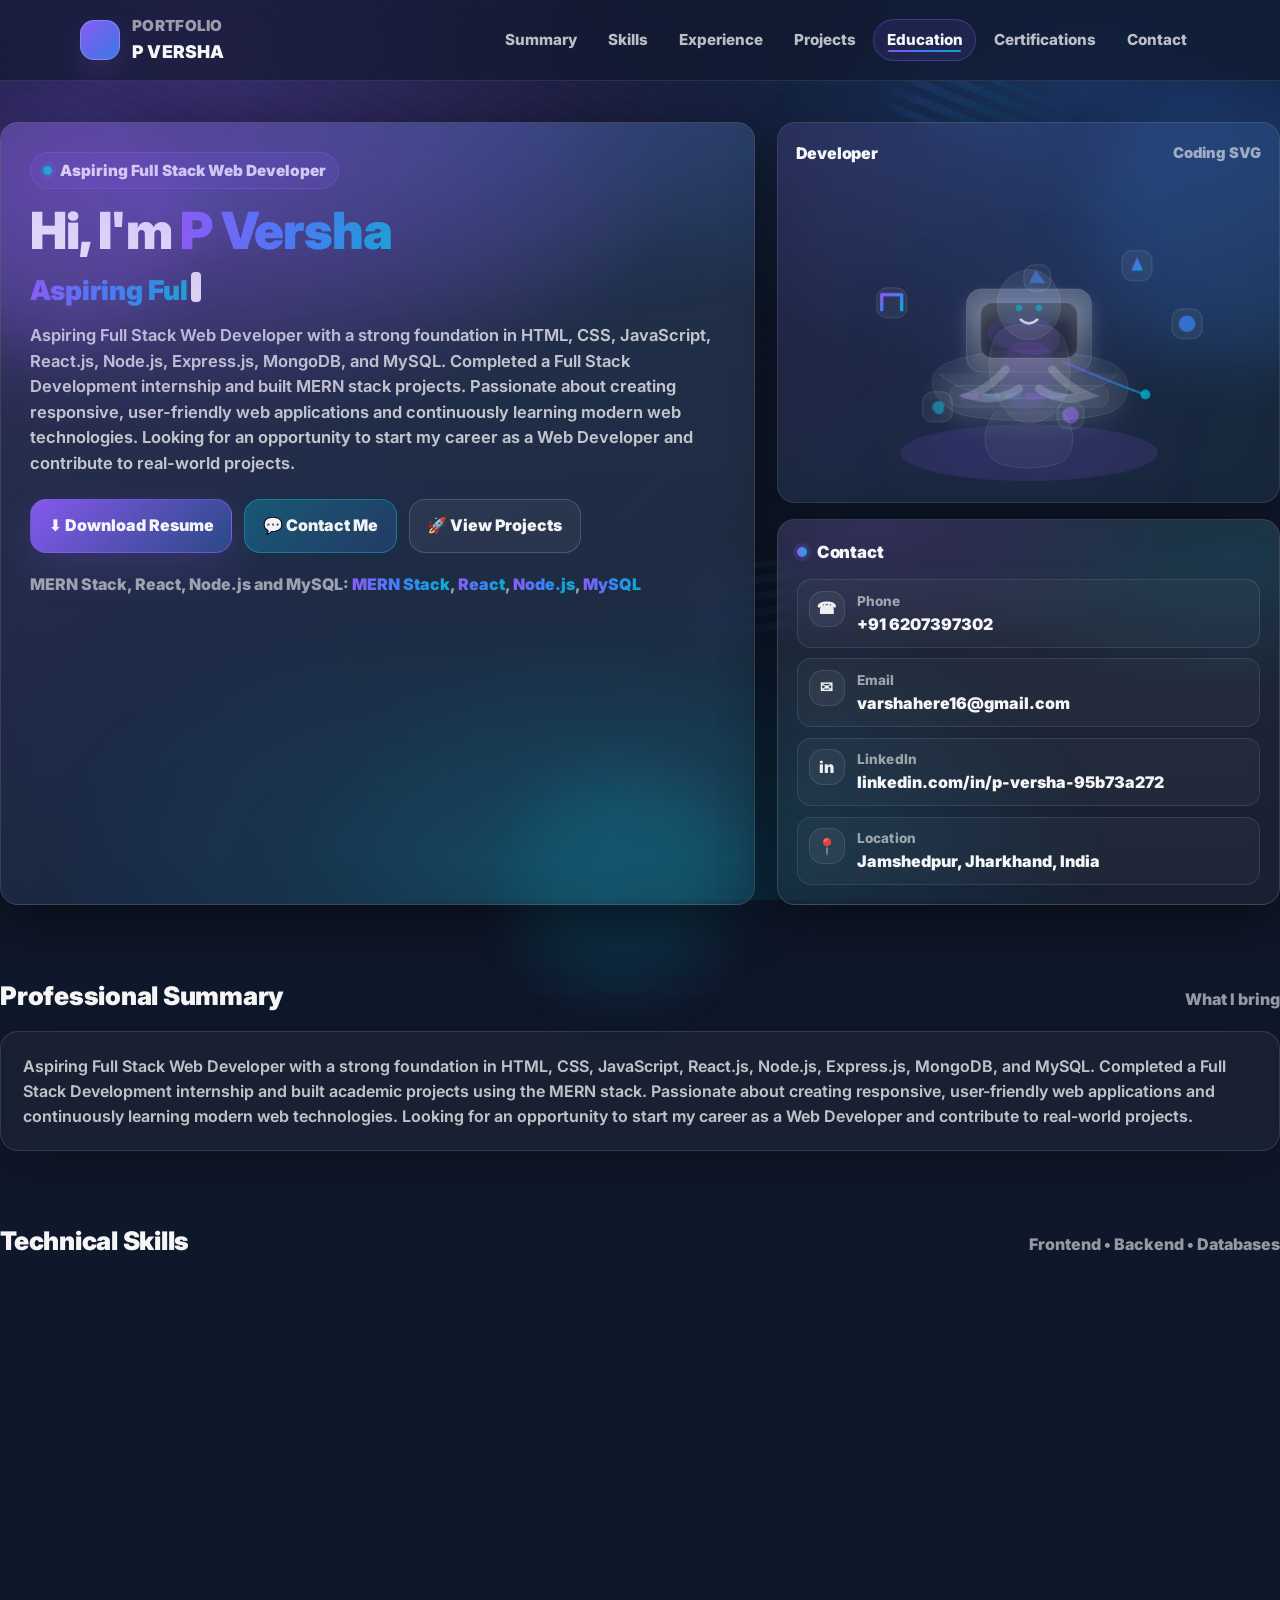
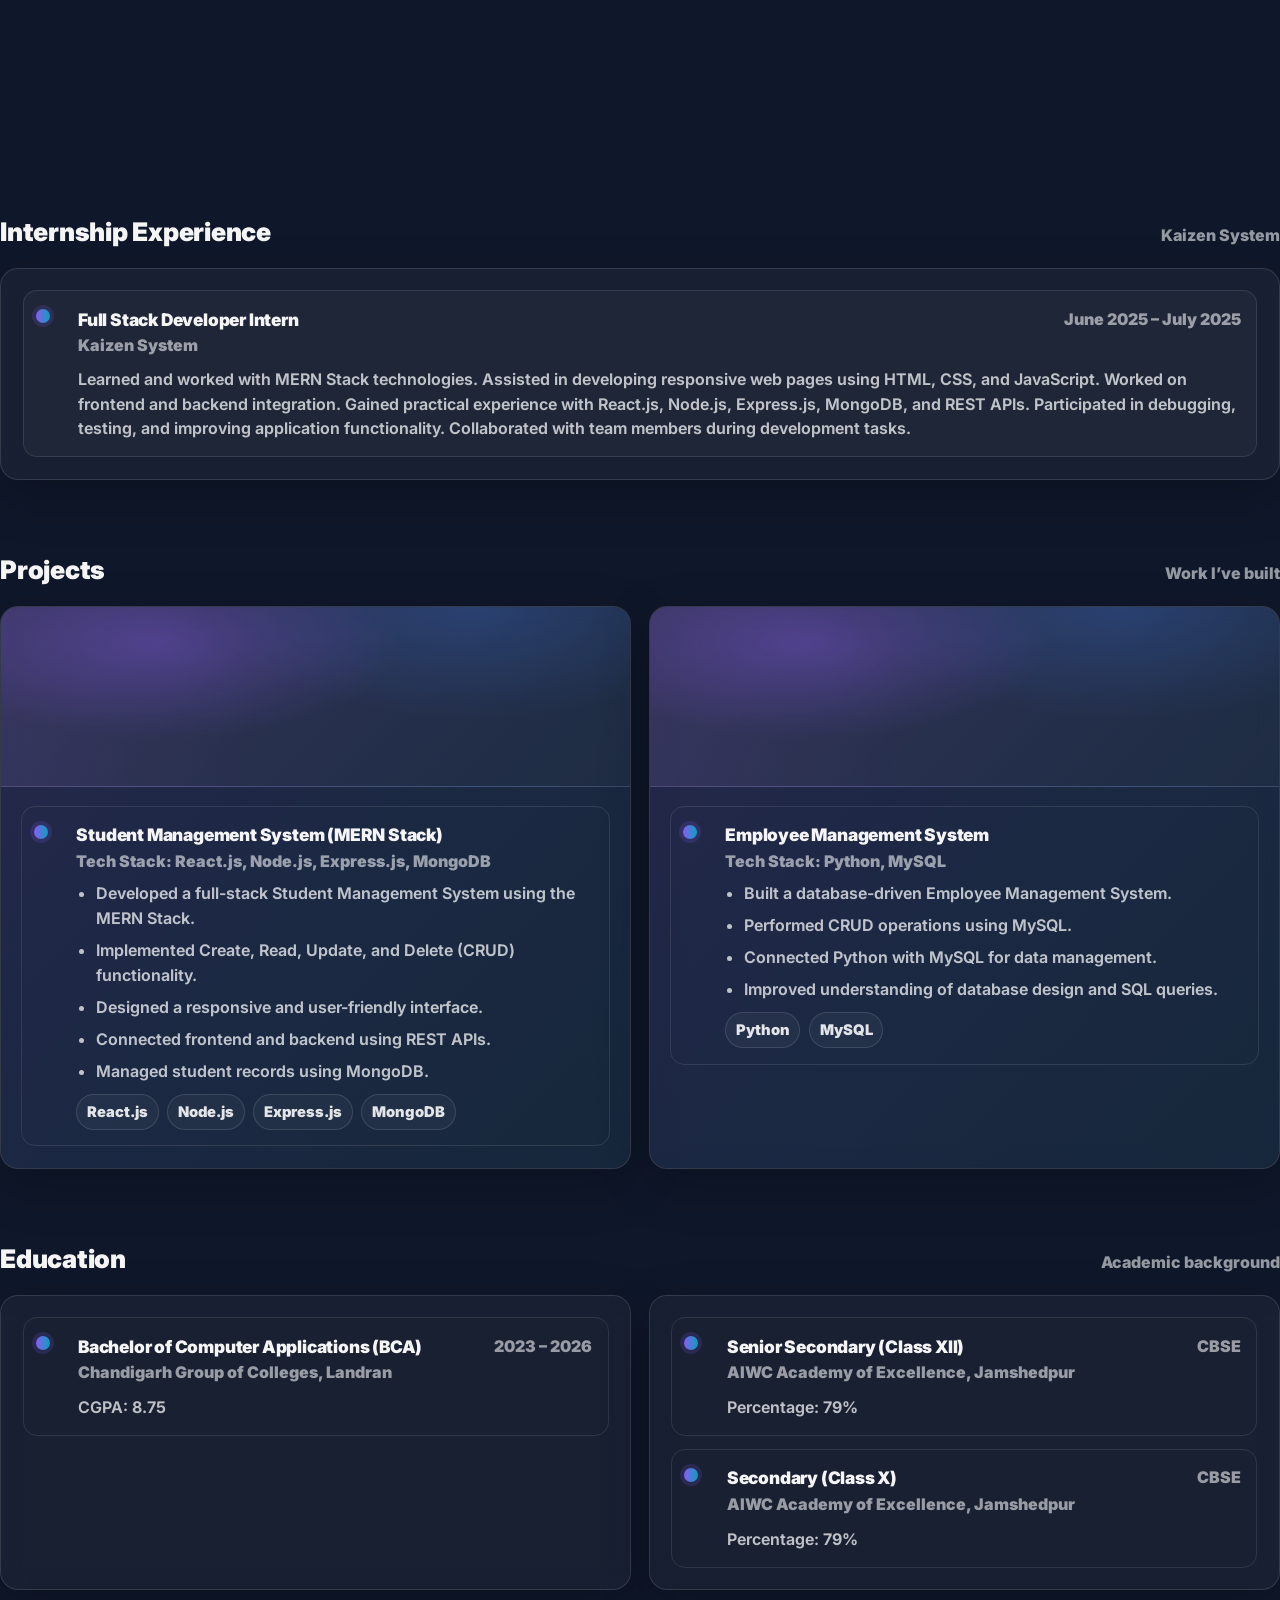
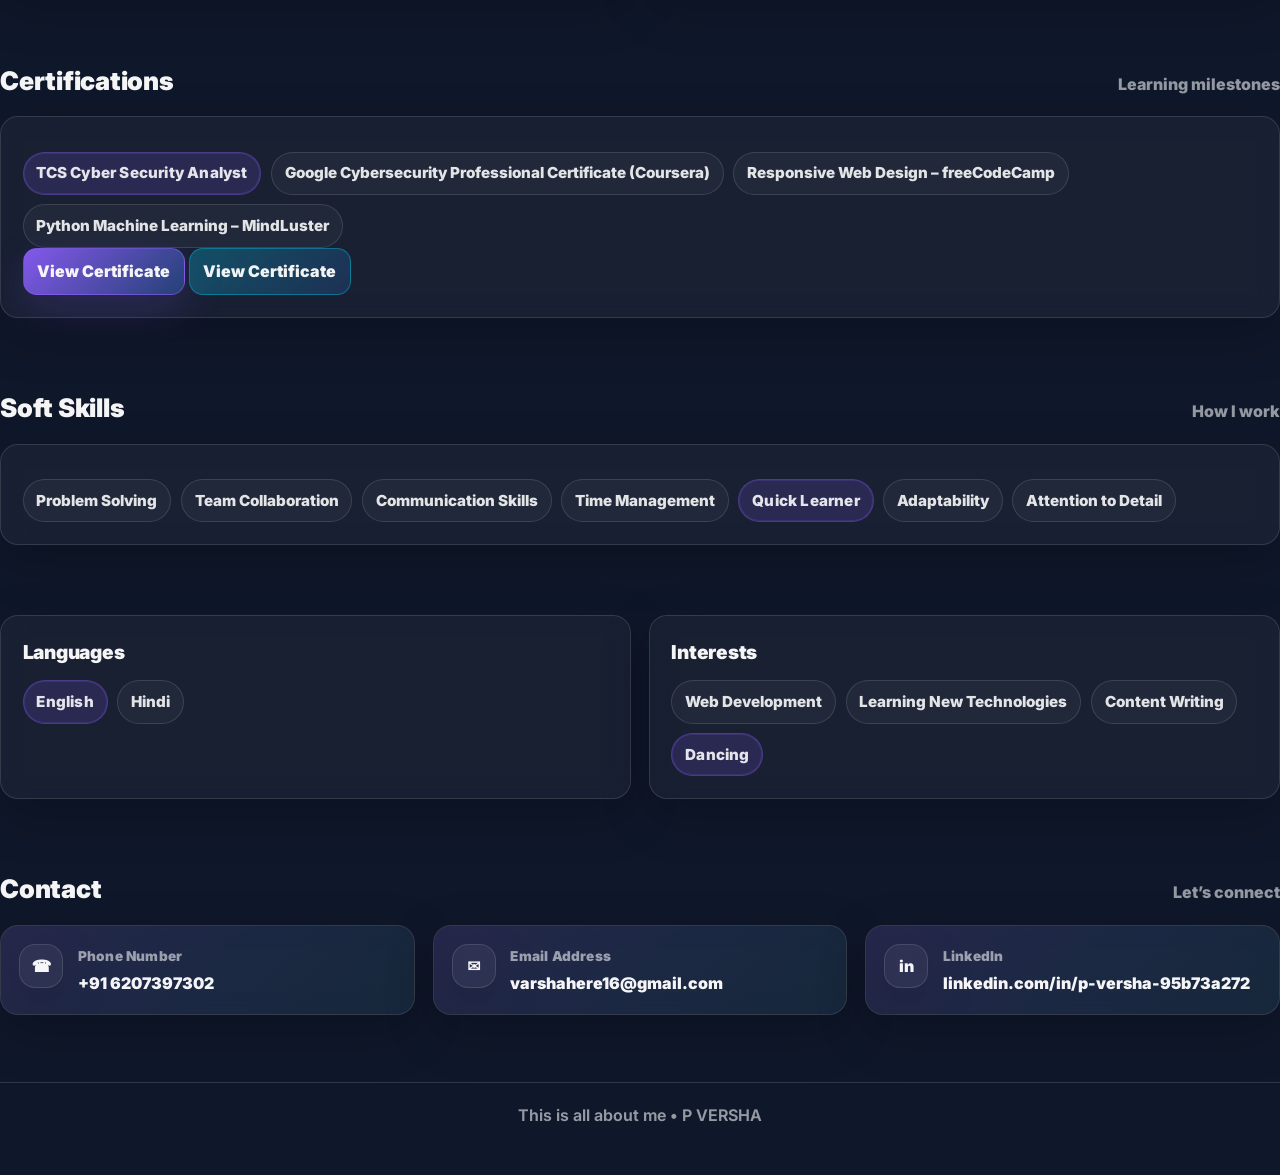
<file: portfolio/index.html>
<!DOCTYPE html>
<html lang="en">
<head>
  <meta charset="UTF-8" />
  <meta name="viewport" content="width=device-width, initial-scale=1" />
  <title>P Versha | Full Stack Web Developer</title>
  <meta name="description" content="Portfolio of P Versha - Aspiring Full Stack Web Developer (MERN, React, Node, Express, MongoDB, MySQL)." />

  <link rel="preconnect" href="https://fonts.googleapis.com" />
  <link rel="preconnect" href="https://fonts.gstatic.com" crossorigin />
  <link href="https://fonts.googleapis.com/css2?family=Inter:wght@400;600;700;800;900&family=Poppins:wght@400;600;700;800;900&display=swap" rel="stylesheet" />

  <link rel="stylesheet" href="css/style.css" />
  <link rel="stylesheet" href="css/responsive.css" />
  <link rel="stylesheet" href="css/animations.css" />

  <script defer src="js/script.js"></script>
  <script defer src="js/animations.js"></script>
</head>
<body>
  <div class="cursor-glow" aria-hidden="true"></div>
  <div class="orb one" aria-hidden="true"></div>
  <div class="orb two" aria-hidden="true"></div>
  <div class="orb three" aria-hidden="true"></div>

  <div class="pen-doodles" aria-hidden="true">
    <div class="pen one"></div>
    <div class="pen two"></div>
    <div class="pen three"></div>
  </div>

  <header class="topbar" role="banner">
    <div class="container topbar-inner">
      <div class="brand" aria-label="Brand">
        <div class="logo" aria-hidden="true"></div>
        <div>
          <div style="font-size: 0.95rem; color: var(--muted2); font-weight: 900; letter-spacing: 0.3px;">PORTFOLIO</div>
          <div style="font-size: 1.1rem; font-weight: 980;">P VERSHA</div>
        </div>
      </div>

      <div class="nav">
        <nav class="nav-links" aria-label="Primary navigation">
          <a href="#summary"><span>Summary</span><span class="underline" aria-hidden="true"></span></a>
          <a href="#skills"><span>Skills</span><span class="underline" aria-hidden="true"></span></a>
          <a href="#experience"><span>Experience</span><span class="underline" aria-hidden="true"></span></a>
          <a href="#projects"><span>Projects</span><span class="underline" aria-hidden="true"></span></a>
          <a href="#education"><span>Education</span><span class="underline" aria-hidden="true"></span></a>
          <a href="#certifications"><span>Certifications</span><span class="underline" aria-hidden="true"></span></a>
          <a href="#contact"><span>Contact</span><span class="underline" aria-hidden="true"></span></a>
        </nav>

        <button class="hamburger" type="button" aria-label="Open menu" aria-expanded="false" data-hamburger>
          ☰ <span style="font-weight:900;">Menu</span>
        </button>
      </div>
    </div>

    <div class="container">
      <div class="mobile-menu" hidden data-mobile-menu aria-label="Mobile menu">
        <a href="#summary" data-navlink>Summary</a>
        <a href="#skills" data-navlink>Skills</a>
        <a href="#experience" data-navlink>Experience</a>
        <a href="#projects" data-navlink>Projects</a>
        <a href="#education" data-navlink>Education</a>
        <a href="#certifications" data-navlink>Certifications</a>
        <a href="#contact" data-navlink>Contact</a>
      </div>
    </div>
  </header>

  <main>
    <section class="hero" aria-label="Hero section">
      <div class="container hero-grid">
        <div class="hero-card glass-border glass reveal left">
          <div class="kicker"><span class="dot" aria-hidden="true"></span> Aspiring Full Stack Web Developer</div>
          <h1>
            Hi, I'm <span class="typing-highlight">P Versha</span>
          </h1>

          <div class="typing-wrap" aria-label="Animated typing effect">
            <span id="typingText" class="typing-highlight"></span><span class="typing-caret" aria-hidden="true"></span>
          </div>

          <p class="subtitle">
            Aspiring Full Stack Web Developer with a strong foundation in HTML, CSS, JavaScript, React.js, Node.js, Express.js, MongoDB, and MySQL.
            Completed a Full Stack Development internship and built MERN stack projects. Passionate about creating responsive,
            user-friendly web applications and continuously learning modern web technologies. Looking for an opportunity to start my career as a Web Developer
            and contribute to real-world projects.
          </p>

          <div class="cta-row">
            <a class="btn primary" href="#" aria-label="Download Resume">
              ⬇️ Download Resume
            </a>
            <a class="btn glow" href="#contact" aria-label="Contact Me">
              💬 Contact Me
            </a>
            <a class="btn" href="#projects" aria-label="View Projects">
              🚀 View Projects
            </a>
          </div>

          <div style="margin-top: 1.2rem; color: var(--muted2); font-weight: 850;">
            MERN Stack, React, Node.js and MySQL: <span class="gradient-text">MERN Stack</span>, <span class="gradient-text">React</span>, <span class="gradient-text">Node.js</span>, <span class="gradient-text">MySQL</span>
          </div>
        </div>

        <aside class="side-stack" aria-label="Hero right panel">
          <div class="card glass-border glass reveal right" style="padding: 1.1rem;">
            <div style="display:flex; align-items:center; justify-content:space-between; gap: 1rem; margin-bottom: 0.7rem;">
              <div style="font-weight: 980; letter-spacing: -0.2px;">Developer</div>
              <div style="color: var(--muted2); font-weight: 900; font-size: 0.92rem;">Coding SVG</div>
            </div>

            <div class="hero-illustration" role="img" aria-label="3D developer working on a laptop with subtle floating technology icons">
              <svg viewBox="0 0 560 360" width="100%" height="auto" preserveAspectRatio="xMidYMid meet" aria-hidden="true">
                <defs>
                  <linearGradient id="neon" x1="0" y1="0" x2="1" y2="1">
                    <stop offset="0" stop-color="#8B5CF6" />
                    <stop offset="0.55" stop-color="#3B82F6" />
                    <stop offset="1" stop-color="#06B6D4" />
                  </linearGradient>
                  <linearGradient id="glass" x1="0" y1="0" x2="0" y2="1">
                    <stop offset="0" stop-color="rgba(255,255,255,0.22)" />
                    <stop offset="1" stop-color="rgba(255,255,255,0.03)" />
                  </linearGradient>
                  <filter id="softGlow" x="-40%" y="-40%" width="180%" height="180%">
                    <feGaussianBlur stdDeviation="6" result="b" />
                    <feColorMatrix in="b" type="matrix" values="1 0 0 0 0  0 1 0 0 0  0 0 1 0 0  0 0 0 12 -7" result="c" />
                    <feMerge>
                      <feMergeNode in="c" />
                      <feMergeNode in="SourceGraphic" />
                    </feMerge>
                  </filter>
                  <filter id="shadow" x="-40%" y="-40%" width="180%" height="180%">
                    <feGaussianBlur stdDeviation="10" result="b" />
                    <feOffset dx="0" dy="12" result="o" />
                    <feMerge>
                      <feMergeNode in="o" />
                      <feMergeNode in="SourceGraphic" />
                    </feMerge>
                  </filter>
                </defs>

                <g class="tech-icons" filter="url(#softGlow)">
                  <g class="tech" transform="translate(410 80)">
                    <rect x="-18" y="-18" width="36" height="36" rx="12" fill="rgba(255,255,255,0.05)" stroke="rgba(255,255,255,0.18)" />
                    <path d="M-7 6 L0 -10 L7 6 L-7 6 Z" fill="url(#neon)" opacity="0.9" />
                  </g>
                  <g class="tech" transform="translate(470 150)">
                    <rect x="-18" y="-18" width="36" height="36" rx="12" fill="rgba(255,255,255,0.05)" stroke="rgba(255,255,255,0.18)" />
                    <circle cx="0" cy="0" r="10" fill="rgba(59,130,246,0.72)" />
                  </g>
                  <g class="tech" transform="translate(115 125)">
                    <rect x="-18" y="-18" width="36" height="36" rx="12" fill="rgba(255,255,255,0.05)" stroke="rgba(255,255,255,0.18)" />
                    <path d="M-12 10 L-12 -10 L12 -10 L12 10" fill="none" stroke="url(#neon)" stroke-width="4" stroke-linejoin="round" />
                  </g>
                  <g class="tech" transform="translate(170 250)">
                    <rect x="-18" y="-18" width="36" height="36" rx="12" fill="rgba(255,255,255,0.05)" stroke="rgba(255,255,255,0.18)" />
                    <path d="M-6 -2 C-2 -10 10 -8 8 2 C6 12 -2 10 -6 2 Z" fill="rgba(6,182,212,0.55)" />
                  </g>
                  <g class="tech" transform="translate(290 95)">
                    <rect x="-16" y="-16" width="32" height="32" rx="12" fill="rgba(255,255,255,0.05)" stroke="rgba(255,255,255,0.18)" />
                    <path d="M-10 6 L-2 -10 L10 6 L-10 6" fill="rgba(59,130,246,0.55)" />
                  </g>
                  <g class="tech" transform="translate(330 260)">
                    <rect x="-16" y="-16" width="32" height="32" rx="12" fill="rgba(255,255,255,0.05)" stroke="rgba(255,255,255,0.18)" />
                    <circle cx="0" cy="0" r="10" fill="rgba(139,92,246,0.55)" />
                  </g>
                </g>

                <ellipse cx="280" cy="305" rx="155" ry="34" fill="rgba(139,92,246,0.14)" filter="url(#softGlow)" />

                <g filter="url(#shadow)">
                  <path d="M170 205 C 200 175, 360 175, 390 205 C 405 220, 401 245, 380 255 C 350 270, 210 270, 190 255 C 170 245, 155 220, 170 205 Z" fill="rgba(255,255,255,0.05)" stroke="rgba(255,255,255,0.12)" />

                  <rect x="205" y="108" width="150" height="100" rx="18" fill="url(#glass)" stroke="rgba(255,255,255,0.16)" />
                  <rect x="222" y="125" width="116" height="66" rx="14" fill="rgba(15,23,42,0.55)" stroke="rgba(255,255,255,0.12)" />

                  <path d="M232 154 C 262 130, 300 138, 314 160 C 328 182, 295 194, 265 184 C 240 176, 224 170, 232 154 Z" fill="rgba(139,92,246,0.14)" filter="url(#softGlow)" />

                  <path d="M172 210 C 210 250, 350 250, 388 210" fill="rgba(255,255,255,0.04)" stroke="rgba(255,255,255,0.12)" />
                  <rect x="185" y="224" width="190" height="26" rx="10" fill="rgba(255,255,255,0.03)" stroke="rgba(255,255,255,0.10)" />
                  <g opacity="0.9">
                    <rect x="198" y="233" width="22" height="8" rx="4" fill="rgba(139,92,246,0.28)" />
                    <rect x="224" y="233" width="22" height="8" rx="4" fill="rgba(59,130,246,0.24)" />
                    <rect x="250" y="233" width="22" height="8" rx="4" fill="rgba(6,182,212,0.20)" />
                    <rect x="276" y="233" width="22" height="8" rx="4" fill="rgba(139,92,246,0.28)" />
                    <rect x="302" y="233" width="22" height="8" rx="4" fill="rgba(59,130,246,0.24)" />
                  </g>
                </g>

                <g class="dev-figure" transform="translate(0 0)" filter="url(#softGlow)">
                  <path d="M240 165 C 250 145, 310 145, 320 165 C 335 195, 332 235, 312 255 C 292 274, 268 274, 252 254 C 232 230, 225 195, 240 165 Z" fill="rgba(255,255,255,0.06)" stroke="rgba(255,255,255,0.12)" />
                  <path d="M254 182 C 262 168, 297 168, 305 182 C 316 205, 312 232, 297 245 C 282 258, 266 255, 255 243 C 242 228, 242 203, 254 182 Z" fill="rgba(139,92,246,0.12)" />
                  <ellipse cx="280" cy="127" rx="38" ry="42" fill="rgba(255,255,255,0.07)" stroke="rgba(255,255,255,0.14)" />
                  <path d="M245 125 C 255 95, 305 95, 315 125 C 320 140, 312 154, 280 156 C 248 154, 240 140, 245 125 Z" fill="rgba(59,130,246,0.10)" />
                  <circle cx="268" cy="131" r="4" fill="rgba(6,182,212,0.65)" />
                  <circle cx="292" cy="131" r="4" fill="rgba(6,182,212,0.65)" />
                  <path d="M270 145 C 276 151, 284 151, 290 145" fill="none" stroke="rgba(255,255,255,0.75)" stroke-width="3" stroke-linecap="round" />

                  <path d="M252 205 C 240 220, 220 232, 210 236 C 230 242, 250 240, 268 228" fill="none" stroke="rgba(255,255,255,0.18)" stroke-width="10" stroke-linecap="round" />
                  <path d="M308 205 C 320 220, 340 232, 350 236 C 330 242, 310 240, 292 228" fill="none" stroke="rgba(255,255,255,0.18)" stroke-width="10" stroke-linecap="round" />

                  <path d="M240 255 C 220 280, 225 310, 245 318 C 265 325, 295 325, 315 318 C 335 310, 340 280, 320 255" fill="rgba(255,255,255,0.04)" stroke="rgba(255,255,255,0.12)" />
                </g>

                <path d="M320 195 C 355 210, 390 225, 420 235" fill="none" stroke="url(#neon)" stroke-width="3" opacity="0.55" filter="url(#softGlow)" />
                <circle cx="420" cy="235" r="6" fill="rgba(6,182,212,0.75)" filter="url(#softGlow)" />
              </svg>
            </div>
          </div>

          <div class="meta-card glass-border glass reveal right" aria-label="Contact details">
            <div class="meta-title">Contact</div>
            <ul class="contact-list">
              <li class="contact-item">
                <div class="contact-icon" aria-hidden="true">☎</div>
                <div class="contact-text">
                  <div class="contact-label">Phone</div>
                  <div class="contact-value">+91 6207397302</div>
                </div>
              </li>
              <li class="contact-item">
                <div class="contact-icon" aria-hidden="true">✉</div>
                <div class="contact-text">
                  <div class="contact-label">Email</div>
                  <div class="contact-value"><a href="https://mail.google.com/mail/?view=cm&fs=1&to=varshahere16@gmail.com" target="_blank" rel="noreferrer">varshahere16@gmail.com</a></div>
                </div>
              </li>
              <li class="contact-item">
                <div class="contact-icon" aria-hidden="true">in</div>
                <div class="contact-text">
                  <div class="contact-label">LinkedIn</div>
                  <div class="contact-value"><a href="https://linkedin.com/in/p-versha-95b73a272" target="_blank" rel="noreferrer">linkedin.com/in/p-versha-95b73a272</a></div>
                </div>
              </li>
              <li class="contact-item">
                <div class="contact-icon" aria-hidden="true">📍</div>
                <div class="contact-text">
                  <div class="contact-label">Location</div>
                  <div class="contact-value">Jamshedpur, Jharkhand, India</div>
                </div>
              </li>
            </ul>
          </div>
        </aside>
      </div>
    </section>

    <section id="summary" aria-label="Professional Summary">
      <div class="section-head">
        <h2>Professional Summary</h2>
        <div class="hint">What I bring</div>
      </div>
      <div class="card reveal in-view">
        <p class="muted" style="margin:0; color: var(--muted); font-weight: 650;">
          Aspiring Full Stack Web Developer with a strong foundation in HTML, CSS, JavaScript, React.js, Node.js, Express.js, MongoDB, and MySQL.
          Completed a Full Stack Development internship and built academic projects using the MERN stack. Passionate about creating responsive,
          user-friendly web applications and continuously learning modern web technologies. Looking for an opportunity to start my career as a Web Developer
          and contribute to real-world projects.
        </p>
      </div>
    </section>

    <section id="skills" aria-label="Technical Skills">
      <div class="section-head">
        <h2>Technical Skills</h2>
        <div class="hint">Frontend • Backend • Databases</div>
      </div>

      <div class="grid-2">
        <div class="card reveal left">
          <div style="font-weight: 980; font-size: 1.05rem; margin-bottom: 0.25rem; display:flex; align-items:center; gap:0.55rem;">
            <span aria-hidden="true">🧩</span> Frontend
          </div>
          <div class="chips" aria-label="Frontend skills">
            <span class="chip brand">HTML5</span>
            <span class="chip">CSS3</span>
            <span class="chip">JavaScript (ES6)</span>
            <span class="chip">React.js (Basic)</span>
            <span class="chip">Responsive Web Design</span>
          </div>
        </div>

        <div class="card reveal right">
          <div style="font-weight: 980; font-size: 1.05rem; margin-bottom: 0.25rem; display:flex; align-items:center; gap:0.55rem;">
            <span aria-hidden="true">⚙️</span> Backend
          </div>
          <div class="chips" aria-label="Backend skills">
            <span class="chip">Node.js (Basic)</span>
            <span class="chip">Express.js (Basic)</span>
          </div>
          <div style="height: 0.9rem;"></div>
          <div style="font-weight: 980; font-size: 1.05rem; margin-bottom: 0.25rem; display:flex; align-items:center; gap:0.55rem;">
            <span aria-hidden="true">🗄️</span> Databases
          </div>
          <div class="chips" aria-label="Database skills">
            <span class="chip">MongoDB (Basic)</span>
            <span class="chip">MySQL</span>
          </div>
        </div>

        <div class="card reveal left">
          <div style="font-weight: 980; font-size: 1.05rem; margin-bottom: 0.25rem; display:flex; align-items:center; gap:0.55rem;">
            <span aria-hidden="true">⌨️</span> Programming Languages
          </div>
          <div class="chips" aria-label="Programming languages">
            <span class="chip brand">JavaScript</span>
            <span class="chip">Python</span>
            <span class="chip">SQL</span>
          </div>

          <div style="height: 0.9rem;"></div>
          <div style="font-weight: 980; font-size: 1.05rem; margin-bottom: 0.25rem; display:flex; align-items:center; gap:0.55rem;">
            <span aria-hidden="true">🧰</span> Tools
          </div>
          <div class="chips" aria-label="Tools">
            <span class="chip">Git (Basic)</span>
            <span class="chip">GitHub</span>
            <span class="chip">VS Code</span>
            <span class="chip">Postman</span>
          </div>
        </div>

        <div class="card reveal right">
          <div style="font-weight: 980; font-size: 1.05rem; margin-bottom: 0.25rem; display:flex; align-items:center; gap:0.55rem;">
            <span aria-hidden="true">🧠</span> Concepts
          </div>
          <div class="chips" aria-label="Concepts">
            <span class="chip brand">CRUD Operations</span>
            <span class="chip">REST APIs (Basic)</span>
            <span class="chip">Responsive Design</span>
            <span class="chip">Client-Server Architecture</span>
          </div>
        </div>
      </div>
    </section>

    <section id="experience" aria-label="Internship Experience">
      <div class="section-head">
        <h2>Internship Experience</h2>
        <div class="hint">Kaizen System</div>
      </div>

      <div class="card reveal left">
        <div class="item" aria-label="Internship details">
          <div class="item-top">
            <div>
              <h3>Full Stack Developer Intern</h3>
              <div class="org">Kaizen System</div>
            </div>
            <div class="period">June 2025 – July 2025</div>
          </div>
          <p>
            Learned and worked with MERN Stack technologies. Assisted in developing responsive web pages using HTML, CSS, and JavaScript.
            Worked on frontend and backend integration. Gained practical experience with React.js, Node.js, Express.js, MongoDB, and REST APIs.
            Participated in debugging, testing, and improving application functionality. Collaborated with team members during development tasks.
          </p>
        </div>
      </div>
    </section>

    <section id="projects" aria-label="Projects">
      <div class="section-head">
        <h2>Projects</h2>
        <div class="hint">Work I’ve built</div>
      </div>

      <div class="grid-2">
        <div class="card project-card glass-border glass reveal left">
          <div class="project-media" aria-hidden="true"></div>
          <div class="project-content">
            <div class="item" style="margin-top:0; background: transparent; border-color: rgba(255,255,255,0.10);">
              <div class="item-top">
                <div>
                  <h3>Student Management System (MERN Stack)</h3>
                  <div class="org">Tech Stack: React.js, Node.js, Express.js, MongoDB</div>
                </div>
              </div>
              <ul class="list">
                <li>Developed a full-stack Student Management System using the MERN Stack.</li>
                <li>Implemented Create, Read, Update, and Delete (CRUD) functionality.</li>
                <li>Designed a responsive and user-friendly interface.</li>
                <li>Connected frontend and backend using REST APIs.</li>
                <li>Managed student records using MongoDB.</li>
              </ul>

              <div class="badge-row" aria-label="Tech stack badges">
                <span class="badge">React.js</span>
                <span class="badge">Node.js</span>
                <span class="badge">Express.js</span>
                <span class="badge">MongoDB</span>
              </div>
            </div>
          </div>
        </div>

        <div class="card project-card glass-border glass reveal right">
          <div class="project-media" aria-hidden="true"></div>
          <div class="project-content">
            <div class="item" style="margin-top:0; background: transparent; border-color: rgba(255,255,255,0.10);">
              <div class="item-top">
                <div>
                  <h3>Employee Management System</h3>
                  <div class="org">Tech Stack: Python, MySQL</div>
                </div>
              </div>
              <ul class="list">
                <li>Built a database-driven Employee Management System.</li>
                <li>Performed CRUD operations using MySQL.</li>
                <li>Connected Python with MySQL for data management.</li>
                <li>Improved understanding of database design and SQL queries.</li>
              </ul>

              <div class="badge-row" aria-label="Tech stack badges">
                <span class="badge">Python</span>
                <span class="badge">MySQL</span>
              </div>
            </div>
          </div>
        </div>
      </div>
    </section>

    <section id="education" aria-label="Education">
      <div class="section-head">
        <h2>Education</h2>
        <div class="hint">Academic background</div>
      </div>

      <div class="grid-2">
        <div class="card reveal left">
          <div class="item" style="margin-top:0; background: transparent; border-color: rgba(255,255,255,0.10);">
            <div class="item-top">
              <div>
                <h3>Bachelor of Computer Applications (BCA)</h3>
                <div class="org">Chandigarh Group of Colleges, Landran</div>
              </div>
              <div class="period">2023 – 2026</div>
            </div>
            <p class="muted" style="margin-top:0.6rem; color: var(--muted);">
              CGPA: <b>8.75</b>
            </p>
          </div>
        </div>

        <div class="card reveal right">
          <div class="item" style="margin-top:0; background: transparent; border-color: rgba(255,255,255,0.10);">
            <div class="item-top">
              <div>
                <h3>Senior Secondary (Class XII)</h3>
                <div class="org">AIWC Academy of Excellence, Jamshedpur</div>
              </div>
              <div class="period">CBSE</div>
            </div>
            <p class="muted" style="margin-top:0.6rem; color: var(--muted);">
              Percentage: <b>79%</b>
            </p>
          </div>

          <div class="item" style="background: transparent; border-color: rgba(255,255,255,0.10);">
            <div class="item-top">
              <div>
                <h3>Secondary (Class X)</h3>
                <div class="org">AIWC Academy of Excellence, Jamshedpur</div>
              </div>
              <div class="period">CBSE</div>
            </div>
            <p class="muted" style="margin-top:0.6rem; color: var(--muted);">
              Percentage: <b>79%</b>
            </p>
          </div>
        </div>
      </div>
    </section>

    <section id="certifications" aria-label="Certifications">
      <div class="section-head">
        <h2>Certifications</h2>
        <div class="hint">Learning milestones</div>
      </div>

      <div class="card reveal left">
        <div class="chips" aria-label="Certifications">
          <span class="chip brand">TCS Cyber Security Analyst</span>
          <span class="chip">Google Cybersecurity Professional Certificate (Coursera)</span>
          <span class="chip">Responsive Web Design – freeCodeCamp</span>
          <span class="chip">Python Machine Learning – MindLuster</span>
        </div>
        <div class="project-actions cert-actions">
          <a class="btn small primary" href="#" aria-label="View Certificate 1">View Certificate</a>
          <a class="btn small glow" href="#" aria-label="View Certificate 2">View Certificate</a>
        </div>
      </div>
    </section>

    <section id="soft-skills" aria-label="Soft Skills">
      <div class="section-head">
        <h2>Soft Skills</h2>
        <div class="hint">How I work</div>
      </div>
      <div class="card reveal right">
        <div class="chips" aria-label="Soft skills">
          <span class="chip">Problem Solving</span>
          <span class="chip">Team Collaboration</span>
          <span class="chip">Communication Skills</span>
          <span class="chip">Time Management</span>
          <span class="chip brand">Quick Learner</span>
          <span class="chip">Adaptability</span>
          <span class="chip">Attention to Detail</span>
        </div>
      </div>
    </section>

    <section id="languages-interests" aria-label="Languages and Interests">
      <div class="grid-2">
        <div class="card reveal left">
          <div class="section-head" style="margin-bottom:0.5rem;">
            <h2 style="font-size:1.2rem;">Languages</h2>
          </div>
          <div class="chips">
            <span class="chip brand">English</span>
            <span class="chip">Hindi</span>
          </div>
        </div>

        <div class="card reveal right">
          <div class="section-head" style="margin-bottom:0.5rem;">
            <h2 style="font-size:1.2rem;">Interests</h2>
          </div>
          <div class="chips">
            <span class="chip">Web Development</span>
            <span class="chip">Learning New Technologies</span>
            <span class="chip">Content Writing</span>
            <span class="chip brand">Dancing</span>
          </div>
        </div>
      </div>
    </section>

    <section id="contact" aria-label="Contact">
      <div class="section-head">
        <h2>Contact</h2>
        <div class="hint">Let’s connect</div>
      </div>

      <div class="contact-grid">
        <div class="card glass-border glass reveal left contact-card">
          <div class="contact-card-inner">
            <div class="contact-card-icon" aria-hidden="true">☎</div>
            <div class="contact-card-text">
              <div class="contact-card-label">Phone Number</div>
              <div class="contact-card-value">+91 6207397302</div>
            </div>
          </div>
        </div>

        <div class="card glass-border glass reveal right contact-card">
          <div class="contact-card-inner">
            <div class="contact-card-icon" aria-hidden="true">✉</div>
            <div class="contact-card-text">
              <div class="contact-card-label">Email Address</div>
              <div class="contact-card-value"><a href="https://mail.google.com/mail/?view=cm&fs=1&to=varshahere16@gmail.com" target="_blank" rel="noreferrer">varshahere16@gmail.com</a></div>
            </div>
          </div>
        </div>

        <div class="card glass-border glass reveal left contact-card">
          <div class="contact-card-inner">
            <div class="contact-card-icon" aria-hidden="true">in</div>
            <div class="contact-card-text">
              <div class="contact-card-label">LinkedIn</div>
              <div class="contact-card-value"><a href="https://linkedin.com/in/p-versha-95b73a272" target="_blank" rel="noreferrer">linkedin.com/in/p-versha-95b73a272</a></div>
            </div>
          </div>
        </div>
      </div>
    </section>

    <footer>
      <div class="footer-inner">
        This is all about me • P VERSHA
      </div>
    </footer>
  </main>
</body>
</html>
</file>
<file: portfolio/css/style.css>
/* style.css - extracted from inline <style> in c:/#30daysmernstack/index.html (includes Contact + Projects updates) */

:root{
  --bg: #0F172A;
  --text: rgba(255,255,255,0.96);
  --muted: rgba(255,255,255,0.72);
  --muted2: rgba(255,255,255,0.56);

  --primary: #8B5CF6;
  --secondary: #3B82F6;
  --accent: #06B6D4;

  --card: rgba(255,255,255,0.08);
  --card2: rgba(255,255,255,0.12);

  --border: rgba(255,255,255,0.14);
  --shadow: 0 18px 55px rgba(0,0,0,0.45);

  --radius: 18px;
  --radius2: 14px;
  --max: 1120px;

  --ring: 0 0 0 3px rgba(139,92,246,0.22);

  --gradient: linear-gradient(135deg, rgba(139,92,246,1), rgba(59,130,246,1));
  --gradient-accent: linear-gradient(135deg, rgba(139,92,246,1), rgba(6,182,212,1));

  --font: Inter, Poppins, ui-sans-serif, system-ui, -apple-system, Segoe UI, Roboto, Helvetica, Arial;
}

*{ box-sizing: border-box; }
html, body { height: 100%; }
html{ scroll-behavior: smooth; }

body{
  margin: 0;
  font-family: var(--font);
  background: var(--bg);
  color: var(--text);
  line-height: 1.55;
  overflow-x: hidden;
}

a{ color: inherit; text-decoration: none; }
a:hover{ color: #fff; }

:focus-visible{
  outline: none;
  box-shadow: var(--ring);
  border-radius: 12px;
}

.container{
  width: min(var(--max), calc(100% - 2rem));
  margin: 0 auto;
}

/* Premium animated background */
body:before{
  content: "";
  position: fixed;
  inset: 0;
  z-index: -2;
  background:
    radial-gradient(1000px 580px at 15% 5%, rgba(139,92,246,0.35), transparent 60%),
    radial-gradient(880px 520px at 85% 10%, rgba(59,130,246,0.26), transparent 58%),
    radial-gradient(680px 420px at 55% 95%, rgba(6,182,212,0.16), transparent 60%);
  pointer-events: none;
}

body:after{
  content: "";
  position: fixed;
  inset: -20vh;
  z-index: -1;
  pointer-events: none;
  opacity: 0.55;
  background:
    repeating-linear-gradient(25deg, rgba(255,255,255,0.06) 0px, rgba(255,255,255,0.06) 1px, transparent 1px, transparent 14px);
  mask-image: radial-gradient(circle at 30% 10%, rgba(0,0,0,1) 0%, rgba(0,0,0,0) 62%);
}

.orb{
  position: fixed;
  border-radius: 999px;
  filter: blur(30px);
  opacity: 0.26;
  pointer-events: none;
  z-index: -1;
  transform: translateZ(0);
  animation: orbFloat 12s ease-in-out infinite;
}
.orb.one{ width: 240px; height: 240px; left: -60px; top: 12vh; background: rgba(139,92,246,0.75); animation-duration: 14s; }
.orb.two{ width: 280px; height: 280px; right: -90px; top: 10vh; background: rgba(59,130,246,0.6); animation-duration: 16s; }
.orb.three{ width: 220px; height: 220px; left: 40%; bottom: -90px; background: rgba(6,182,212,0.55); animation-duration: 18s; }

@keyframes orbFloat{
  0%,100%{ transform: translateY(0) translateX(0); }
  50%{ transform: translateY(-24px) translateX(14px); }
}

/* Cursor glow */
.cursor-glow{
  position: fixed;
  width: 520px;
  height: 520px;
  border-radius: 50%;
  pointer-events: none;
  background: radial-gradient(circle at center, rgba(139,92,246,0.18), rgba(59,130,246,0.10) 35%, rgba(6,182,212,0.06) 60%, transparent 70%);
  transform: translate(-50%, -50%);
  z-index: -1;
  opacity: 0;
  transition: opacity 220ms ease;
}

/* Glass */
.glass{
  background: linear-gradient(180deg, rgba(255,255,255,0.08), rgba(255,255,255,0.04));
  border: 1px solid rgba(255,255,255,0.14);
  box-shadow: var(--shadow);
  backdrop-filter: blur(14px);
  -webkit-backdrop-filter: blur(14px);
}

.glass-border{
  position: relative;
  border-radius: var(--radius);
  overflow: hidden;
}
.glass-border:before{
  content: "";
  position: absolute;
  inset: -2px;
  background: linear-gradient(135deg, rgba(139,92,246,0.55), rgba(59,130,246,0.35), rgba(6,182,212,0.22));
  opacity: 0.25;
  pointer-events: none;
}
.glass-border > *{ position: relative; }

/* Cursor + pen doodles keep */
.pen-doodles{ position: fixed; inset: 0; z-index: -1; pointer-events: none; overflow: hidden; }
.pen{ position: absolute; left: 10%; top: 18%; width: 180px; height: 70px; opacity: 0.35; filter: drop-shadow(0 10px 22px rgba(0,0,0,0.35)); transform: rotate(-18deg);
  background: linear-gradient(90deg, rgba(139,92,246,0.00) 0%, rgba(139,92,246,0.45) 18%, rgba(6,182,212,0.35) 52%, rgba(59,130,246,0.00) 100%);
  mask-image: repeating-linear-gradient(0deg, rgba(0,0,0,1) 0 8px, rgba(0,0,0,0) 8px 16px);
  border-radius: 999px;
  animation: penFloat1 10s ease-in-out infinite;
}
.pen.two{ left: 68%; top: 8%; width: 210px; opacity: 0.25; transform: rotate(22deg); animation: penFloat2 12s ease-in-out infinite;
  background: linear-gradient(90deg, rgba(139,92,246,0.00) 0%, rgba(59,130,246,0.45) 25%, rgba(6,182,212,0.30) 55%, rgba(139,92,246,0.00) 100%);
}
.pen.three{ left: 52%; top: 62%; width: 240px; opacity: 0.20; transform: rotate(-8deg); animation: penFloat3 14s ease-in-out infinite; }
@keyframes penFloat1{ 0%,100%{ transform: translateY(0) rotate(-18deg); } 50%{ transform: translateY(-18px) rotate(-14deg); } }
@keyframes penFloat2{ 0%,100%{ transform: translateY(0) rotate(22deg); } 50%{ transform: translateY(-22px) rotate(18deg); } }
@keyframes penFloat3{ 0%,100%{ transform: translateY(0) rotate(-8deg); } 50%{ transform: translateY(-26px) rotate(-5deg); } }

/* Buttons */
.btn{
  position: relative;
  display: inline-flex;
  align-items: center;
  justify-content: center;
  gap: 0.6rem;
  padding: 0.85rem 1.1rem;
  border-radius: 16px;
  border: 1px solid rgba(255,255,255,0.16);
  background: rgba(255,255,255,0.05);
  color: rgba(255,255,255,0.94);
  font-weight: 900;
  cursor: pointer;
  transition: transform 160ms ease, border-color 160ms ease, background 160ms ease, box-shadow 160ms ease;
  overflow: hidden;
  user-select: none;
  -webkit-tap-highlight-color: transparent;
}

.btn:before{
  content: "";
  position: absolute;
  inset: -20px;
  background: radial-gradient(circle at var(--x,50%) var(--y,50%), rgba(255,255,255,0.28), transparent 40%);
  opacity: 0;
  transition: opacity 180ms ease;
  pointer-events: none;
}
.btn:hover:before{ opacity: 1; }

.btn:hover{
  transform: translateY(-2px) scale(1.01);
  border-color: rgba(255,255,255,0.22);
  background: rgba(255,255,255,0.08);
  box-shadow: 0 12px 30px rgba(0,0,0,0.22);
}

.btn.primary{
  border-color: rgba(139,92,246,0.55);
  background: linear-gradient(135deg, rgba(139,92,246,0.95), rgba(59,130,246,0.35));
  box-shadow: 0 16px 42px rgba(139,92,246,0.18);
}

.btn.primary:hover{
  box-shadow: 0 22px 60px rgba(139,92,246,0.25), 0 0 0 1px rgba(255,255,255,0.08) inset;
}

.btn.glow{
  border-color: rgba(6,182,212,0.45);
  background: linear-gradient(135deg, rgba(6,182,212,0.32), rgba(59,130,246,0.18));
}

.btn.small{
  padding: 0.65rem 0.85rem;
  border-radius: 14px;
  font-weight: 950;
}

/* Navbar */
.topbar{
  position: sticky;
  top: 0;
  z-index: 50;
  backdrop-filter: blur(14px);
  -webkit-backdrop-filter: blur(14px);
  background: rgba(15,23,42,0.62);
  border-bottom: 1px solid rgba(255,255,255,0.10);
}

.topbar-inner{
  display: flex;
  align-items: center;
  justify-content: space-between;
  gap: 1rem;
  padding: 0.9rem 0;
}

.brand{ display: flex; align-items: center; gap: 0.75rem; font-weight: 900; letter-spacing: 0.2px; user-select:none; }

.logo{
  width: 40px;
  height: 40px;
  border-radius: 14px;
  background: linear-gradient(135deg, rgba(139,92,246,1), rgba(59,130,246,0.9));
  box-shadow: 0 14px 30px rgba(139,92,246,0.18);
  border: 1px solid rgba(255,255,255,0.22);
}

.nav{ display:flex; align-items:center; gap:0.5rem; }

.nav-links{ display:flex; flex-wrap:wrap; gap:0.25rem; justify-content:flex-end; }

.nav-links a{
  position: relative;
  padding: 0.52rem 0.78rem;
  border-radius: 999px;
  border: 1px solid transparent;
  color: var(--muted);
  font-weight: 800;
  font-size: 0.95rem;
  transition: transform 180ms ease, background 180ms ease, border-color 180ms ease, color 180ms ease;
}

.nav-links a:hover{
  border-color: rgba(255,255,255,0.16);
  color: #fff;
  background: rgba(255,255,255,0.06);
  transform: translateY(-1px);
}

.nav-links a .underline{
  position:absolute;
  left:14px; right:14px; bottom:8px; height:2px;
  border-radius:999px;
  background: linear-gradient(90deg, rgba(139,92,246,1), rgba(59,130,246,1), rgba(6,182,212,0.95));
  transform: scaleX(0);
  transform-origin: left;
  transition: transform 220ms ease;
  opacity: 0.95;
}

.nav-links a[aria-current="page"]{
  color: rgba(255,255,255,0.96);
  border-color: rgba(139,92,246,0.35);
  background: rgba(139,92,246,0.12);
}
.nav-links a[aria-current="page"] .underline{ transform: scaleX(1); }

.hamburger{
  display:none;
  border: 1px solid rgba(255,255,255,0.14);
  background: rgba(255,255,255,0.04);
  color: rgba(255,255,255,0.92);
  border-radius: 14px;
  padding: 0.55rem 0.7rem;
  font-weight: 900;
  cursor:pointer;
  transition: transform 160ms ease, background 160ms ease;
}
.hamburger:hover{ transform: translateY(-1px); background: rgba(255,255,255,0.07); }

.mobile-menu{ display:none; padding-bottom: 0.9rem; }
.mobile-menu a{
  display:block;
  padding:0.8rem 0.9rem;
  border-radius:14px;
  border:1px solid rgba(255,255,255,0.10);
  background: rgba(255,255,255,0.04);
  color: var(--muted);
  font-weight: 850;
  margin-top:0.6rem;
}
.mobile-menu a[aria-current="page"]{ color:#fff; border-color: rgba(139,92,246,0.35); background: rgba(139,92,246,0.12); }

/* Hero */
.hero{
  min-height: calc(100vh - 78px);
  padding: 2.6rem 0 2.2rem;
  display:flex;
  align-items:center;
}

.hero-grid{ display:grid; grid-template-columns: 1.2fr 0.8fr; gap: 1.4rem; width:100%; align-items:stretch; }

.hero-card{ border-radius: var(--radius); padding: 1.8rem 1.8rem 1.6rem; overflow:hidden; position:relative; }

.hero-illustration{
  height: 100%;
  display: grid;
  place-items: center;
  padding: 0.25rem 0;
  transform-origin: center;
  animation: floatHeroArt 4.8s ease-in-out infinite;
}
.hero-illustration svg{
  max-width: 100%;
  max-height: 100%;
  display:block;
  filter: drop-shadow(0 18px 50px rgba(139,92,246,0.18)) drop-shadow(0 8px 24px rgba(6,182,212,0.08));
}

@keyframes floatHeroArt{
  0%,100%{ transform: translateY(0px) rotate(-0.2deg); }
  50%{ transform: translateY(-10px) rotate(0.2deg); }
}

.hero-card:after{
  content:"";
  position:absolute; inset:-2px;
  background:
    radial-gradient(900px 420px at 20% 10%, rgba(139,92,246,0.32), transparent 58%),
    radial-gradient(800px 380px at 70% 0%, rgba(59,130,246,0.18), transparent 55%),
    radial-gradient(700px 420px at 60% 95%, rgba(6,182,212,0.14), transparent 62%);
  pointer-events:none;
  opacity:0.95;
}
.hero-card > *{ position:relative; }

.kicker{
  display:inline-flex;
  gap:0.5rem;
  align-items:center;
  padding:0.35rem 0.75rem;
  border-radius:999px;
  background: rgba(139,92,246,0.14);
  border:1px solid rgba(139,92,246,0.35);
  color: rgba(255,255,255,0.92);
  font-weight: 950;
  font-size:0.96rem;
}
.kicker .dot{ width:9px; height:9px; border-radius:50%; background: var(--accent); box-shadow: 0 0 0 4px rgba(6,182,212,0.14); }

.hero h1{ margin: 0.9rem 0 0.35rem; font-size: clamp(2.2rem, 4vw, 3.5rem); line-height:1.06; letter-spacing:-0.7px; font-weight: 980; }

.typing-wrap{ margin-top:0.75rem; font-weight: 980; font-size: clamp(1.25rem, 2.3vw, 1.7rem); min-height: 2.1rem; color: rgba(255,255,255,0.92); }

.typing-highlight{ background: linear-gradient(90deg, rgba(139,92,246,1), rgba(59,130,246,1), rgba(6,182,212,0.95)); -webkit-background-clip:text; background-clip:text; color:transparent; font-weight: 980; }

.typing-caret{ display:inline-block; width:10px; margin-left:3px; height:1.1em; border-radius:4px; background: rgba(255,255,255,0.9); transform: translateY(2px); animation: caretBlink 1.05s steps(2,end) infinite; }
@keyframes caretBlink{ 0%,49%{opacity:1;} 50%,100%{opacity:0;} }

.subtitle{ margin:0.7rem 0 0; color: var(--muted); font-size:1.03rem; max-width:62ch; font-weight:650; }

.gradient-text{ background: linear-gradient(90deg, rgba(139,92,246,1), rgba(59,130,246,1), rgba(6,182,212,0.95)); -webkit-background-clip:text; background-clip:text; color:transparent; font-weight: 980; }

.cta-row{ display:flex; flex-wrap:wrap; gap:0.75rem; margin-top:1.4rem; align-items:center; }

/* Side stack */
.side-stack{ display:flex; flex-direction:column; gap:1rem; }

.meta-card{ border-radius: var(--radius); padding: 1.2rem; position:relative; overflow:hidden; }
.meta-card:before{
  content:"";
  position:absolute; inset:-2px;
  background:
    radial-gradient(520px 240px at 20% 0%, rgba(139,92,246,0.20), transparent 60%),
    radial-gradient(480px 240px at 90% 10%, rgba(6,182,212,0.14), transparent 60%);
  pointer-events:none;
  opacity:0.9;
}
.meta-card > *{ position:relative; }

.meta-title{ margin:0 0 0.9rem; font-size:1.05rem; font-weight: 980; letter-spacing:-0.2px; display:flex; align-items:center; gap:0.6rem; }
.meta-title:before{ content:""; width:10px; height:10px; border-radius:50%; background: linear-gradient(90deg, rgba(139,92,246,1), rgba(6,182,212,1)); box-shadow: 0 0 0 4px rgba(139,92,246,0.16); }

.contact-list{ list-style:none; padding:0; margin:0; display:grid; gap:0.65rem; }
.contact-item{ display:flex; gap:0.75rem; align-items:flex-start; padding:0.65rem; border-radius: var(--radius2); border: 1px solid rgba(255,255,255,0.10); background: rgba(255,255,255,0.03); transition: transform 160ms ease, border-color 160ms ease, background 160ms ease; }
.contact-item:hover{ transform: translateY(-2px); border-color: rgba(139,92,246,0.22); background: rgba(255,255,255,0.05); }
.contact-icon{ flex:0 0 auto; width:36px; height:36px; border-radius:14px; background: rgba(255,255,255,0.05); border: 1px solid rgba(255,255,255,0.10); display:grid; place-items:center; color: rgba(255,255,255,0.92); font-weight: 980; }
.contact-label{ font-size:0.85rem; color: var(--muted2); font-weight:800; letter-spacing:0.2px; }
.contact-value{ font-weight: 900; }

/* Sections */
section{ padding: 2.2rem 0; }

.section-head{ display:flex; justify-content:space-between; align-items:baseline; gap:1rem; margin-bottom:1rem; }
.section-head h2{ margin:0; font-size:1.6rem; letter-spacing:-0.25px; font-weight: 980; }
.section-head .hint{ color: var(--muted2); font-weight: 850; }

.grid-2{ display:grid; grid-template-columns: 1fr 1fr; gap:1.1rem; }

.card{
  border-radius: var(--radius);
  padding: 1.35rem;
  border: 1px solid rgba(255,255,255,0.12);
  background: rgba(255,255,255,0.04);
  box-shadow: 0 16px 50px rgba(0,0,0,0.22);
  backdrop-filter: blur(12px);
  -webkit-backdrop-filter: blur(12px);
}

/* Chips */
.chips{ display:flex; flex-wrap:wrap; gap:0.6rem; margin-top:0.8rem; }
.chip{ padding:0.55rem 0.8rem; border-radius:999px; border:1px solid rgba(255,255,255,0.12); background: rgba(255,255,255,0.04); color: rgba(255,255,255,0.88); font-weight: 850; font-size:0.95rem; transition: transform 160ms ease, border-color 160ms ease, box-shadow 160ms ease, background 160ms ease; }
.chip.brand{ border-color: rgba(139,92,246,0.35); background: rgba(139,92,246,0.16); box-shadow: 0 0 0 1px rgba(139,92,246,0.18) inset; }
.chip:hover{ transform: translateY(-2px); border-color: rgba(139,92,246,0.35); background: rgba(255,255,255,0.06); box-shadow: 0 16px 42px rgba(139,92,246,0.12); }

/* Lists */
.list{ margin:0.2rem 0 0; padding-left: 1.2rem; color: var(--muted); }
.list li{ margin: 0.45rem 0; font-weight:650; }

/* Timeline blocks */
.item{
  position: relative;
  padding: 0.95rem 0.95rem 0.95rem 3.4rem;
  border-radius: var(--radius2);
  border: 1px solid rgba(255,255,255,0.10);
  background: rgba(255,255,255,0.03);
  margin-top: 0.85rem;
  transition: transform 180ms ease, border-color 180ms ease, background 180ms ease;
}
.item:hover{ transform: translateY(-3px); border-color: rgba(139,92,246,0.22); background: rgba(255,255,255,0.05); }
.item:first-of-type{ margin-top: 0; }
.item:before{ content:""; position:absolute; left:12px; top:18px; width:14px; height:14px; border-radius:50%; background: linear-gradient(90deg, rgba(139,92,246,1), rgba(6,182,212,0.85)); box-shadow: 0 0 0 4px rgba(139,92,246,0.16); }
.item-top{ display:flex; justify-content:space-between; align-items:flex-start; gap:1rem; }
.item h3{ margin:0; font-size: 1.08rem; letter-spacing:-0.2px; font-weight: 980; }
.item .org{ color: var(--muted2); font-weight: 900; }
.item .period{ color: var(--muted2); font-weight: 900; white-space: nowrap; }
.item p{ margin:0.55rem 0 0; color: var(--muted); font-weight: 650; }

/* Projects */
.project-card{ padding: 0; overflow:hidden; }
.project-media{ height: 180px; border-bottom: 1px solid rgba(255,255,255,0.10);
  background:
    radial-gradient(400px 160px at 25% 20%, rgba(139,92,246,0.35), transparent 60%),
    radial-gradient(420px 180px at 75% 0%, rgba(59,130,246,0.22), transparent 62%),
    linear-gradient(135deg, rgba(255,255,255,0.06), rgba(255,255,255,0.02));
  position: relative; overflow:hidden; }
.project-media:after{ content:""; position:absolute; inset:0;
  background: linear-gradient(90deg, rgba(139,92,246,0.0), rgba(139,92,246,0.12), rgba(6,182,212,0.0));
  transform: translateX(-60%); animation: shimmer 4s ease-in-out infinite; opacity:0.6; }
@keyframes shimmer{ 0%,100%{ transform: translateX(-60%); } 50%{ transform: translateX(60%); } }

.project-content{ padding: 1.2rem 1.25rem 1.35rem; }
.badge-row{ display:flex; flex-wrap:wrap; gap:0.55rem; margin-top:0.65rem; }
.badge{ font-weight: 900; color: rgba(255,255,255,0.88); padding:0.35rem 0.6rem; border-radius: 999px; border:1px solid rgba(255,255,255,0.12); background: rgba(255,255,255,0.04); font-size:0.92rem; }

.project-card{ transition: transform 180ms ease, box-shadow 180ms ease, border-color 180ms ease; transform: translateY(0); border-color: rgba(255,255,255,0.12); }
.project-card:hover{ transform: translateY(-4px); border-color: rgba(139,92,246,0.25); box-shadow: 0 28px 80px rgba(139,92,246,0.12); }

/* Contact section cards */
.contact-grid{ display:grid; grid-template-columns: repeat(3, 1fr); gap:1.1rem; }

.contact-card{ padding: 1.15rem 1.15rem; }
.contact-card-inner{ display:flex; align-items:flex-start; gap:0.9rem; }
.contact-card-icon{
  width: 44px;
  height: 44px;
  border-radius: 16px;
  background: rgba(255,255,255,0.05);
  border: 1px solid rgba(255,255,255,0.12);
  display:grid;
  place-items:center;
  font-weight: 980;
  color: rgba(255,255,255,0.96);
  box-shadow: 0 18px 50px rgba(0,0,0,0.18);
  transition: transform 180ms ease, border-color 180ms ease, background 180ms ease;
}
.contact-card:hover .contact-card-icon{
  transform: translateY(-3px) scale(1.02);
  border-color: rgba(139,92,246,0.28);
  background: rgba(255,255,255,0.07);
}
.contact-card-label{
  font-size:0.85rem;
  color: var(--muted2);
  font-weight: 900;
  letter-spacing: 0.2px;
  margin-top: 0.1rem;
}
.contact-card-value{
  font-weight: 950;
  margin-top: 0.25rem;
  color: rgba(255,255,255,0.96);
  word-break: break-word;
}
.contact-card-value a{ text-decoration:none; }
.contact-card-value a:hover{ color:#fff; text-decoration:none; }

@media (max-width: 980px){
  .contact-grid{ grid-template-columns: 1fr; }
}

/* Scroll reveal */
.reveal{ opacity:0; transform: translateY(18px); transition: opacity 650ms ease, transform 650ms cubic-bezier(.2,.8,.2,1); }
.reveal.left{ transform: translateX(-18px) translateY(8px); }
.reveal.right{ transform: translateX(18px) translateY(8px); }
.reveal.in-view{ opacity:1; transform: translateY(0); }
.reveal.in-view.left{ transform: translateX(0) translateY(0); }
.reveal.in-view.right{ transform: translateX(0) translateY(0); }

/* Footer */
footer{ padding: 2rem 0 3rem; color: var(--muted2); text-align:center; font-weight:650; }
.footer-inner{ border-top: 1px solid rgba(255,255,255,0.14); padding-top: 1.2rem; }

/* Responsive */
@media (max-width: 980px){
  .hero-grid{ grid-template-columns: 1fr; }
  .side-stack{ flex-direction: column; }
  .grid-2{ grid-template-columns: 1fr; }
}

@media (max-width: 720px){
  .nav-links{ display:none; }
  .hamburger{ display:inline-flex; align-items:center; gap:0.5rem; }
  .mobile-menu{ display:block; }
  .hero-card{ padding: 1.4rem; }
  .hero{ padding-top: 1.6rem; }
}

@media (prefers-reduced-motion: reduce){
  html{ scroll-behavior:auto; }
  .reveal{ opacity:1; transform:none; transition:none; }
  .typing-caret{ animation:none; }
  .orb{ animation:none; }
  .project-media:after{ animation:none; }
  .project-card:hover{ transform:none; }
}
</file>
<file: portfolio/css/responsive.css>
/* responsive.css - extracted from media queries in c:/#30daysmernstack/index.html */

@media (max-width: 980px){
  .hero-grid{ grid-template-columns: 1fr; }
  .side-stack{ flex-direction: column; }
  .grid-2{ grid-template-columns: 1fr; }
  .contact-grid{ grid-template-columns: 1fr; }
}

@media (max-width: 720px){
  .nav-links{ display:none; }
  .hamburger{ display:inline-flex; align-items:center; gap:0.5rem; }
  .mobile-menu{ display:block; }
  .hero-card{ padding: 1.4rem; }
  .hero{ padding-top: 1.6rem; }
}
</file>
<file: portfolio/css/animations.css>
/* animations.css - extracted from reduced-motion / animation-related parts in c:/#30daysmernstack/index.html */

@media (prefers-reduced-motion: reduce){
  html{ scroll-behavior:auto; }
  .reveal{ opacity:1; transform:none; transition:none; }
  .typing-caret{ animation:none; }
  .orb{ animation:none; }
  .project-media:after{ animation:none; }
  .project-card:hover{ transform:none; }
}
</file>
